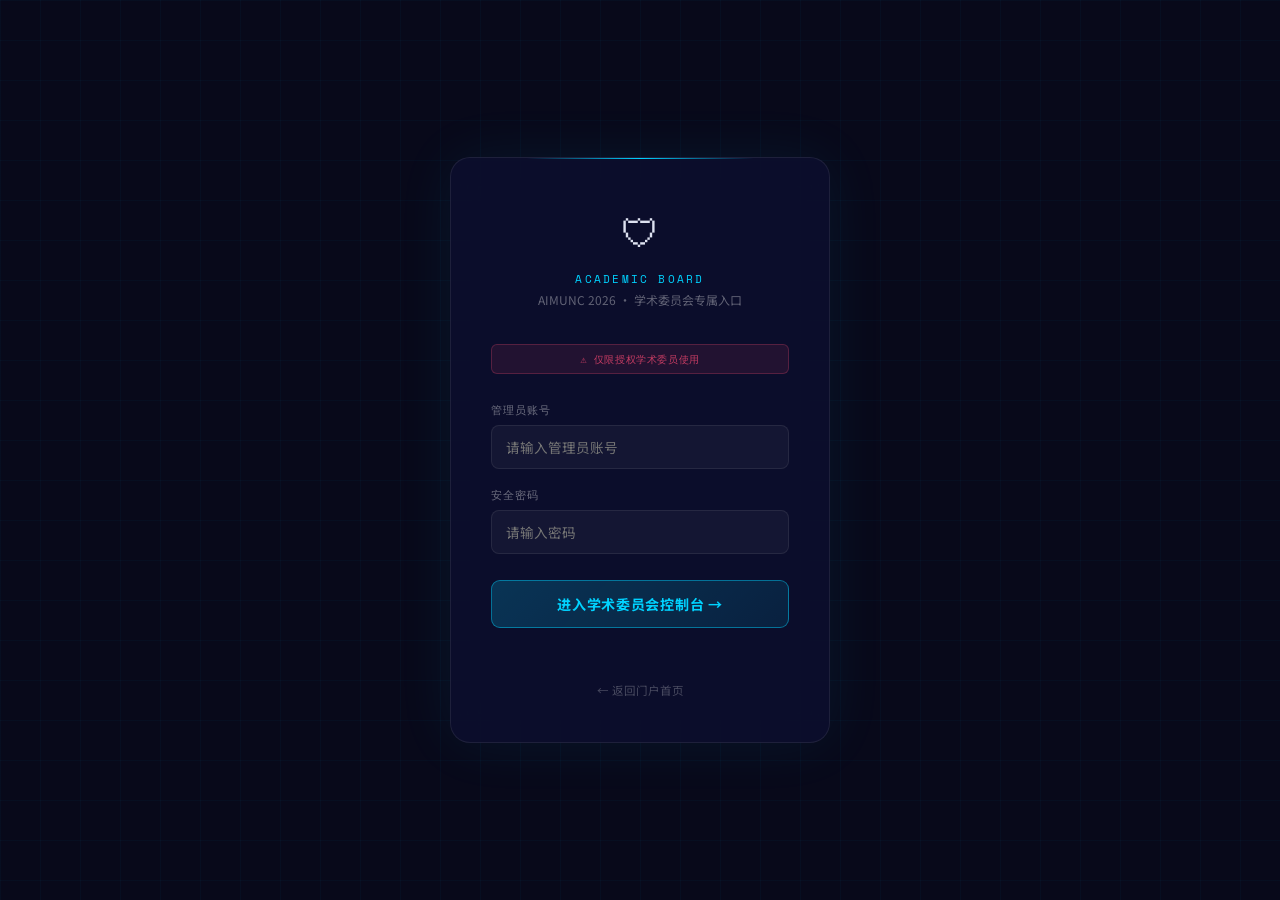
<file: src/main/resources/static/admin-login.html>
<!DOCTYPE html>
<html lang="zh-CN">
<head>
    <meta charset="UTF-8">
    <meta name="viewport" content="width=device-width, initial-scale=1.0">
    <title>学术委员会 · 安全登录</title>
    <link href="https://fonts.googleapis.com/css2?family=Space+Mono:wght@400;700&family=Noto+Sans+SC:wght@300;400;700&display=swap" rel="stylesheet">
    <style>
        :root {
            --bg: #08091a; --border: rgba(255,255,255,0.08);
            --blue: #00d2ff; --red: #ef476f; --mono: 'Space Mono', monospace;
            --sans: 'Noto Sans SC', sans-serif;
        }
        * { box-sizing: border-box; margin: 0; padding: 0; }
        body {
            background: var(--bg); color: #dde1f0;
            font-family: var(--sans); min-height: 100vh;
            display: flex; flex-direction: column; align-items: center; justify-content: center;
        }
        /* 网格背景 */
        body::before {
            content: '';
            position: fixed; inset: 0;
            background-image:
                    linear-gradient(rgba(0,210,255,0.03) 1px, transparent 1px),
                    linear-gradient(90deg, rgba(0,210,255,0.03) 1px, transparent 1px);
            background-size: 40px 40px;
            pointer-events: none;
        }
        .card {
            background: rgba(13,16,48,0.8);
            border: 1px solid var(--border);
            border-radius: 20px; padding: 44px 40px;
            width: 380px;
            backdrop-filter: blur(20px);
            box-shadow: 0 0 60px rgba(0,210,255,0.07);
            position: relative;
        }
        .card::before {
            content: '';
            position: absolute; top: 0; left: 50%; transform: translateX(-50%);
            width: 60%; height: 1px;
            background: linear-gradient(90deg, transparent, var(--blue), transparent);
        }
        .shield { font-size: 2.4rem; text-align: center; margin-bottom: 12px; }
        .title {
            font-family: var(--mono); font-size: 0.7rem; letter-spacing: 0.2em;
            text-transform: uppercase; color: var(--blue); text-align: center; margin-bottom: 4px;
        }
        .subtitle { font-size: 0.75rem; color: rgba(255,255,255,0.35); text-align: center; margin-bottom: 36px; }
        .field { margin-bottom: 18px; }
        .field label { display: block; font-size: 0.68rem; color: rgba(255,255,255,0.4);
            letter-spacing: 0.1em; text-transform: uppercase; margin-bottom: 7px; font-family: var(--mono); }
        .field input {
            width: 100%; background: rgba(255,255,255,0.04);
            border: 1px solid var(--border); color: #fff;
            border-radius: 8px; padding: 11px 14px; font-size: 0.85rem;
            font-family: var(--sans); outline: none; transition: border-color .2s;
        }
        .field input:focus { border-color: rgba(0,210,255,0.5); background: rgba(0,210,255,0.04); }
        .btn-login {
            width: 100%; padding: 13px;
            background: linear-gradient(135deg, rgba(0,210,255,0.2), rgba(0,210,255,0.1));
            border: 1px solid rgba(0,210,255,0.45); color: var(--blue);
            border-radius: 9px; font-family: var(--sans); font-size: 0.88rem; font-weight: 700;
            cursor: pointer; transition: all .2s; margin-top: 8px; letter-spacing: 0.05em;
        }
        .btn-login:hover { background: rgba(0,210,255,0.25); box-shadow: 0 0 20px rgba(0,210,255,0.2); }
        .msg { margin-top: 14px; font-size: 0.75rem; text-align: center; min-height: 20px; color: var(--red); }
        .back { margin-top: 20px; text-align: center; font-size: 0.72rem; }
        .back a { color: rgba(255,255,255,0.25); text-decoration: none; transition: color .2s; }
        .back a:hover { color: var(--blue); }
        .warning-tag {
            display: flex; align-items: center; gap: 6px; justify-content: center;
            margin-bottom: 28px;
            background: rgba(239,71,111,0.1); border: 1px solid rgba(239,71,111,0.25);
            border-radius: 6px; padding: 6px 12px;
            font-size: 0.65rem; color: rgba(239,71,111,0.8); font-family: var(--mono);
            letter-spacing: 0.06em; text-transform: uppercase;
        }
    </style>
</head>
<body>
<div class="card">
    <div class="shield">🛡</div>
    <div class="title">Academic Board</div>
    <div class="subtitle">AIMUNC 2026 · 学术委员会专属入口</div>
    <div class="warning-tag">⚠ 仅限授权学术委员使用</div>
    <div class="field">
        <label>管理员账号</label>
        <input type="text" id="username" placeholder="请输入管理员账号" autocomplete="off">
    </div>
    <div class="field">
        <label>安全密码</label>
        <input type="password" id="password" placeholder="请输入密码" onkeydown="if(event.key==='Enter')doLogin()">
    </div>
    <button class="btn-login" onclick="doLogin()">进入学术委员会控制台 →</button>
    <div class="msg" id="msg"></div>
    <div class="back"><a href="index.html">← 返回门户首页</a></div>
</div>
<script>
    // ════════════════════════════════════════════════════════════════
    // 【#CRIT-01 修复】管理员登录逻辑
    //
    // 修复内容：
    //   旧版调用 /api/users/register（注册+登录一体化接口），
    //   该接口在账号不存在时会自动创建账号，存在竞态窗口和残留风险。
    //
    //   新版改调 /api/users/login（纯登录接口）：
    //     · 账号不存在 → 后端直接返回 401，不创建任何账号
    //     · 密码错误   → 后端同样返回 401
    //     · 登录成功   → 后端返回与原来格式完全相同的 JSON（含 token）
    //
    //   同步删除：
    //     · isNewUser 判断逻辑（新接口永远不会返回 isNewUser=true）
    //     · DELETE /api/users/{id} 撤销调用（不再需要）
    //
    //   保持不变：
    //     · sessionStorage 写入的 key 名称（mun_admin_id 等）完全不变
    //     · 登录成功后的跳转逻辑完全不变
    //     · 纵深防御：保留前端侧的 role !== 'ADMIN' 二次校验
    // ════════════════════════════════════════════════════════════════
    async function doLogin() {
        const username = document.getElementById('username').value.trim();
        const password = document.getElementById('password').value;
        const msg = document.getElementById('msg');

        if (!username || !password) { msg.textContent = '请填写账号和密码'; return; }
        msg.textContent = '验证中...'; msg.style.color = '#00d2ff';

        try {
            // 【#CRIT-01】改调 /login，不再使用 /register
            const res = await fetch('/api/users/login', {
                method: 'POST',
                headers: { 'Content-Type': 'application/json' },
                body: JSON.stringify({ username, password_hash: password, role: 'ADMIN' })
            });

            if (!res.ok) {
                // 后端对"账号不存在"和"密码错误"统一返回 401，
                // 此处不区分两种情况，防止攻击者探测账号是否存在
                msg.style.color = '#ef476f';
                msg.textContent = '❌ 账号或密码错误，请重试';
                return;
            }

            const result = await res.json();

            // 纵深防御：后端已按 role='ADMIN' 查库，理论上不会出现此分支，
            // 但前端再校验一次，防止意外情况下越权进入控制台
            if (result.role !== 'ADMIN') {
                msg.style.color = '#ef476f';
                msg.textContent = '❌ 权限不足，此入口仅限 ADMIN 账号';
                return;
            }

            // 【Bug Fix 保留】管理员使用独立 key，不覆盖代表/领队的 mun_user_id
            sessionStorage.setItem('mun_admin_id',       result.id);
            sessionStorage.setItem('mun_admin_username', result.username);
            sessionStorage.setItem('mun_admin_role',     'ADMIN');
            // 【#050/#060 保留】存储管理员 JWT token，供 admin_dashboard.html 所有接口鉴权使用
            if (result.token) sessionStorage.setItem('mun_admin_jwt', result.token);

            msg.style.color = '#06d6a0';
            msg.textContent = '✅ 验证通过，加载控制台...';
            setTimeout(() => location.href = 'admin_dashboard.html', 900);

        } catch(e) {
            msg.style.color = '#ef476f';
            msg.textContent = '⚠ 网络异常，请重试';
        }
    }
</script>
<script src="aimunc-session.js"></script>
</body>
</html>
</file>
